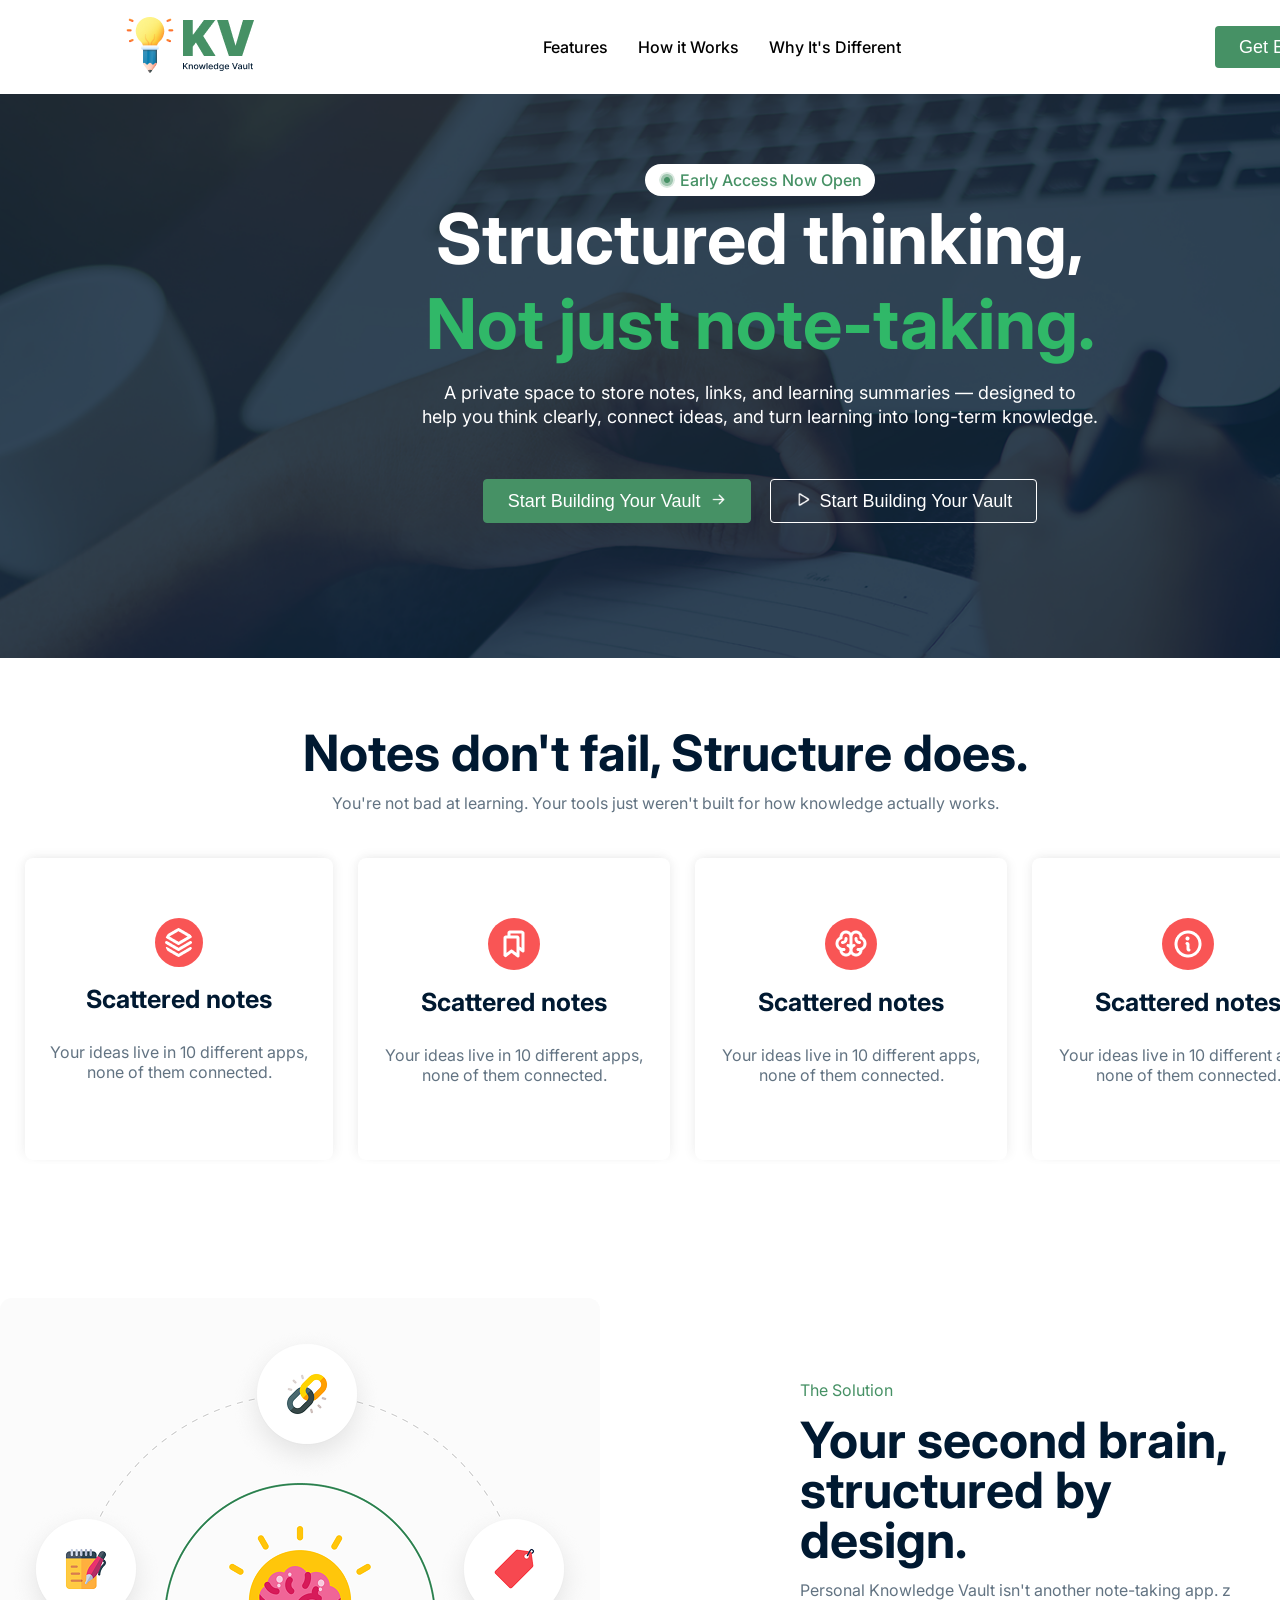
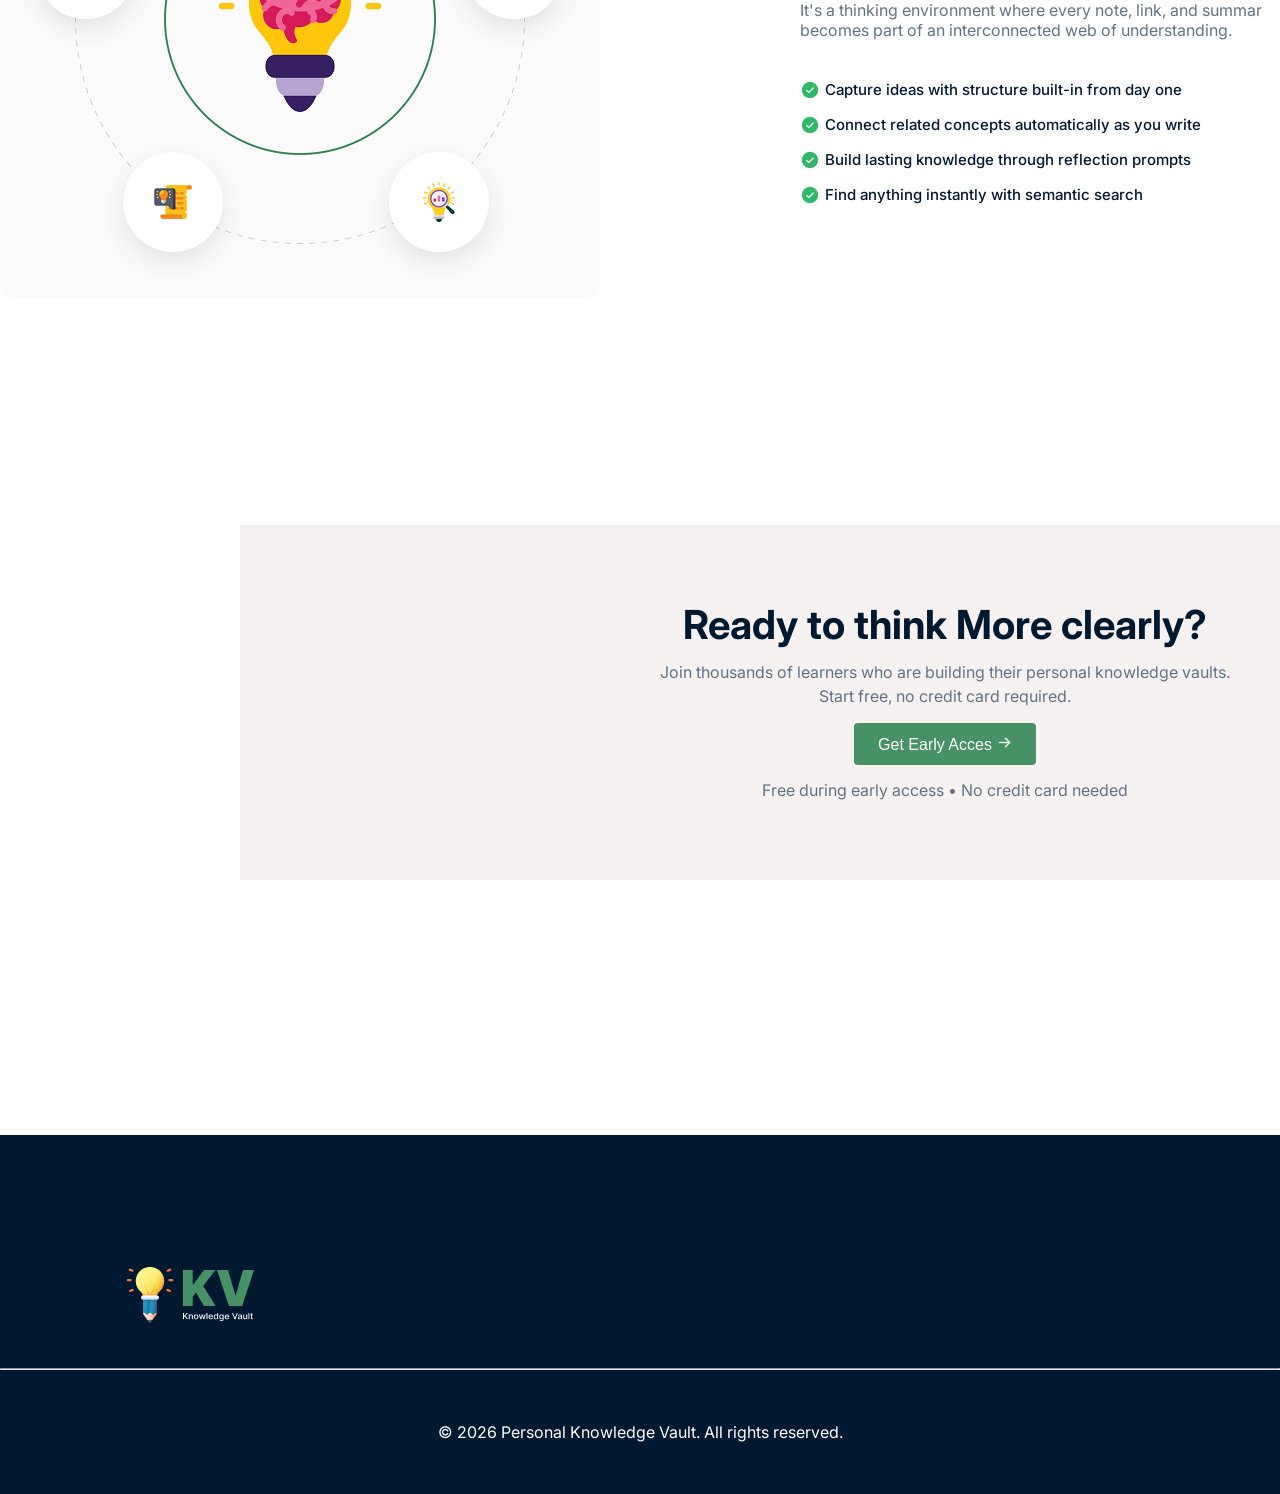
<file: index.html>
<!DOCTYPE html>
<html lang="en">
<head>
    <meta charset="UTF-8">
    <meta name="viewport" content="width=device-width, initial-scale=1.0">
    <title>assignment-1</title>
    <link rel="preconnect" href="https://fonts.googleapis.com">
    <link rel="preconnect" href="https://fonts.gstatic.com" crossorigin>
    <link
        href="https://fonts.googleapis.com/css2?family=Arimo:ital,wght@0,400..700;1,400..700&family=Dancing+Script:wght@400..700&family=Inter:ital,opsz,wght@0,14..32,100..900;1,14..32,100..900&family=Noto+Serif+JP:wght@200..900&family=Open+Sans:ital,wght@0,300..800;1,300..800&family=Playfair+Display:ital,wght@0,400..900;1,400..900&family=Roboto+Mono:ital,wght@0,100..700;1,100..700&family=Saira:ital,wght@0,100..900;1,100..900&display=swap"
        rel="stylesheet">

    <link rel="stylesheet" href="styles/assingnment-1.css">
</head>
<body class="font-family">
    <header>
        <nav>
            <div class="nav-container container">
                <div class="logo">
                    <img src="images/logo-navbar.png" alt="">
                </div>
                <div class="manu">
                    <ul>
                        <li><a href="">Features</a></li>
                        <li><a href="">How it Works</a></li>
                        <li><a href="">Why It's Different</a></li>
                    </ul>
                </div>
                <div class="nav-button">
                    <button><a href="">Get Early Access</a></button>
                </div>
            </div>
        </nav>
    </header>
    <section id="hero-section">
        <div class="section-container">
            <div class="section-header">
                <img src="images/Group 5.png" alt="">
                <p>Early Access Now Open</p>
            </div>
            <div class="section-contennt">
                <h1 class="first-heading">Structured thinking,</h1>
                <h1 class="second-heading">Not just note-taking.</h1>
                <p>A private space to store notes, links, and learning summaries — designed to</p>
                <p class="second-pera">help you think clearly, connect ideas, and turn learning into long-term knowledge.</p>
                <div class="button-container">
                    <button class="section-button-1"><a href="">Start Building Your Vault<img src="images/ArrowRight.png" alt=""></a></button>

                <button class="section-button-2"><a href=""><img src="../images/Play.png" alt="">Start Building Your Vault</a></button>
                
                </div>
            </div>
        </div>
    </section>
    <!-- hero section end -->

    <!-- apps section start -->
    <section id="apps-section">
         <div class="apps-container">
            <div class="heading">
                <h4>Notes don't fail, Structure does.</h4>
                <p>You're not bad at learning. Your tools just weren't built for how knowledge actually works.</p>
            </div>
            <div class="apps-items">
                <div class="items">
                    <div class="apps-icon">
                        <img src="images/Vector.png" alt="">
                    </div>
                    <h4>Scattered notes</h4>
                    <p>Your ideas live in 10 different apps, none of them connected.</p>
                </div>
                <div class="items">
                    <div class="apps-icon">
                        <img src="images/Bookmarks.png" alt="">
                    </div>
                    <h4>Scattered notes</h4>
                    <p>Your ideas live in 10 different apps, none of them connected.</p>
                </div>
                <div class="items">
                    <div class="apps-icon">
                        <img src="images/Brain.png" alt="">
                    </div>
                    <h4>Scattered notes</h4>
                    <p>Your ideas live in 10 different apps, none of them connected.</p>
                </div>
                <div class="items">
                    <div class="apps-icon">
                        <img src="images/Info.png" alt="">
                    </div>
                    <h4>Scattered notes</h4>
                    <p>Your ideas live in 10 different apps, none of them connected.</p>
                </div>
            </div>
         </div>
    </section>
      <!-- apps section end -->

        <!-- cercle section start -->
    <section id="cercle-section">
        <div class="cercle-container">
            <div class="cercle-image">
                <img src="images/knowledge.png" alt="">
            </div>
            <div class="cercle-content">
                <p class="first-pera">The Solution</p>
                <h2 >Your second brain,<br>
                structured by design.</h2>

                <p class="second-pera">Personal Knowledge Vault isn't another note-taking app. z<br>It's a thinking environment where every note, link, and
                summar<br>becomes part of an interconnected web of understanding.</p>

            <div class="features">
                <div class="feature-item">
                    <img src="images/CheckCircle.png" alt="">
                    <p>Capture ideas with structure built-in from day one</p>
                </div>
                <div class="feature-item">
                    <img src="images/CheckCircle.png" alt="">
                    <p>Connect related concepts automatically as you write</p>
                </div>
                <div class="feature-item">
                    <img src="images/CheckCircle.png" alt="">
                    <p>Build lasting knowledge through reflection prompts</p>
                </div>
                <div class="feature-item">
                    <img src="images/CheckCircle.png" alt="">
                    <p>Find anything instantly with semantic search</p>
                </div>
                </div>
            </div>
        </div>
    </section>
    <!-- cercle section end -->

        <!-- las section start -->
     <section id="last-section">
        <div class="last-container">
            <div>
                <h4>Ready to think More clearly?</h4>
                <p class="first-pera">Join thousands of learners who are building their personal knowledge vaults.<br>Start free, no credit card required.
                </p>
            </div>
            <div>
                <button class="last-button"><a href="">Get Early Acces<img src="../images/ArrowRight.png" alt=""></a></button>
            </div>
            <div>
                <p class="second-pera">Free during early access • No credit card needed</p>
            </div>
        </div>
     </section>
    <!-- las section end -->


    <footer id="footer-section">
        <div class="footer-container">
            <div class="footer-header">
            <div class="footer-image">
                <img src="images/logo-footer.png" alt="">
            </div>
            <div class="footer-icon">
                <div><p>Social link</p>
                <img src="images/social.png" alt="">
                </div>
            </div>
            </div>
        <hr>
            <h4>&copy; 2026 Personal Knowledge Vault. All rights reserved.</h4>
        </div>
</footer>

</body>
</html>
</file>
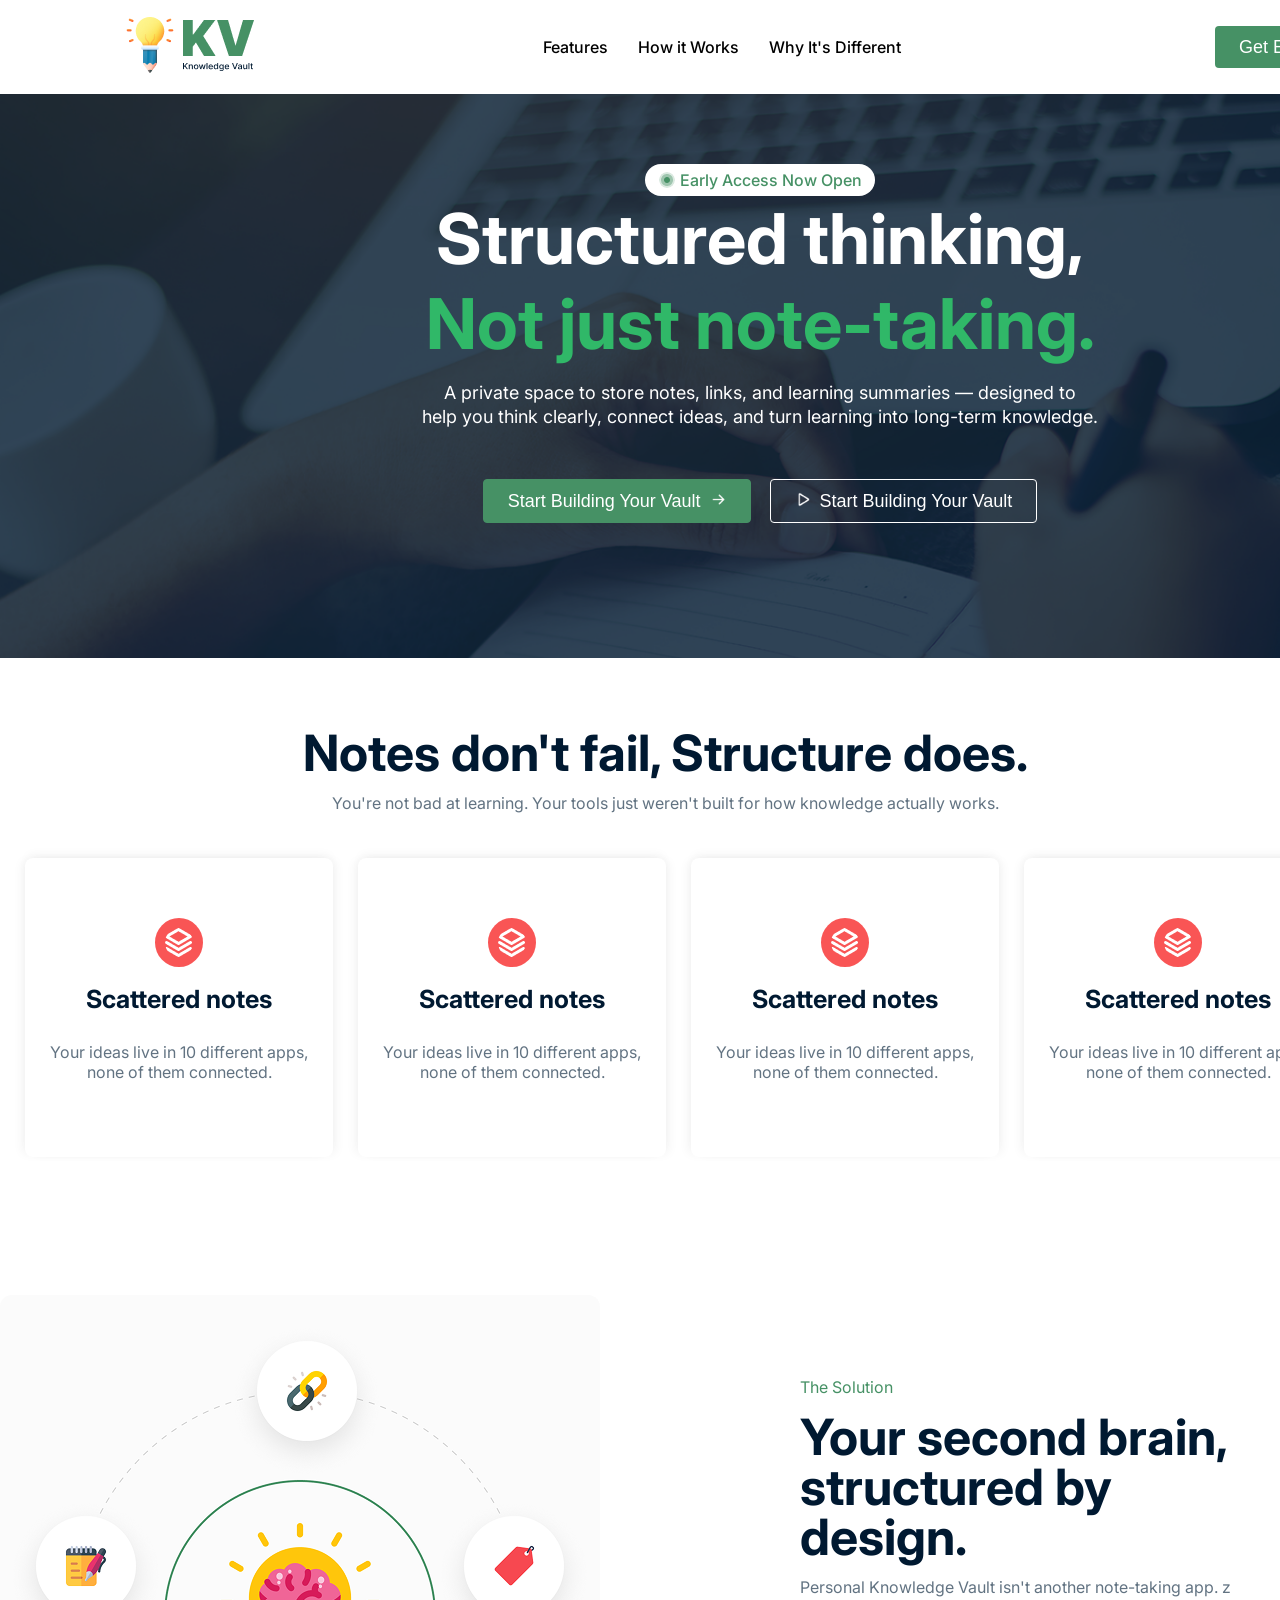
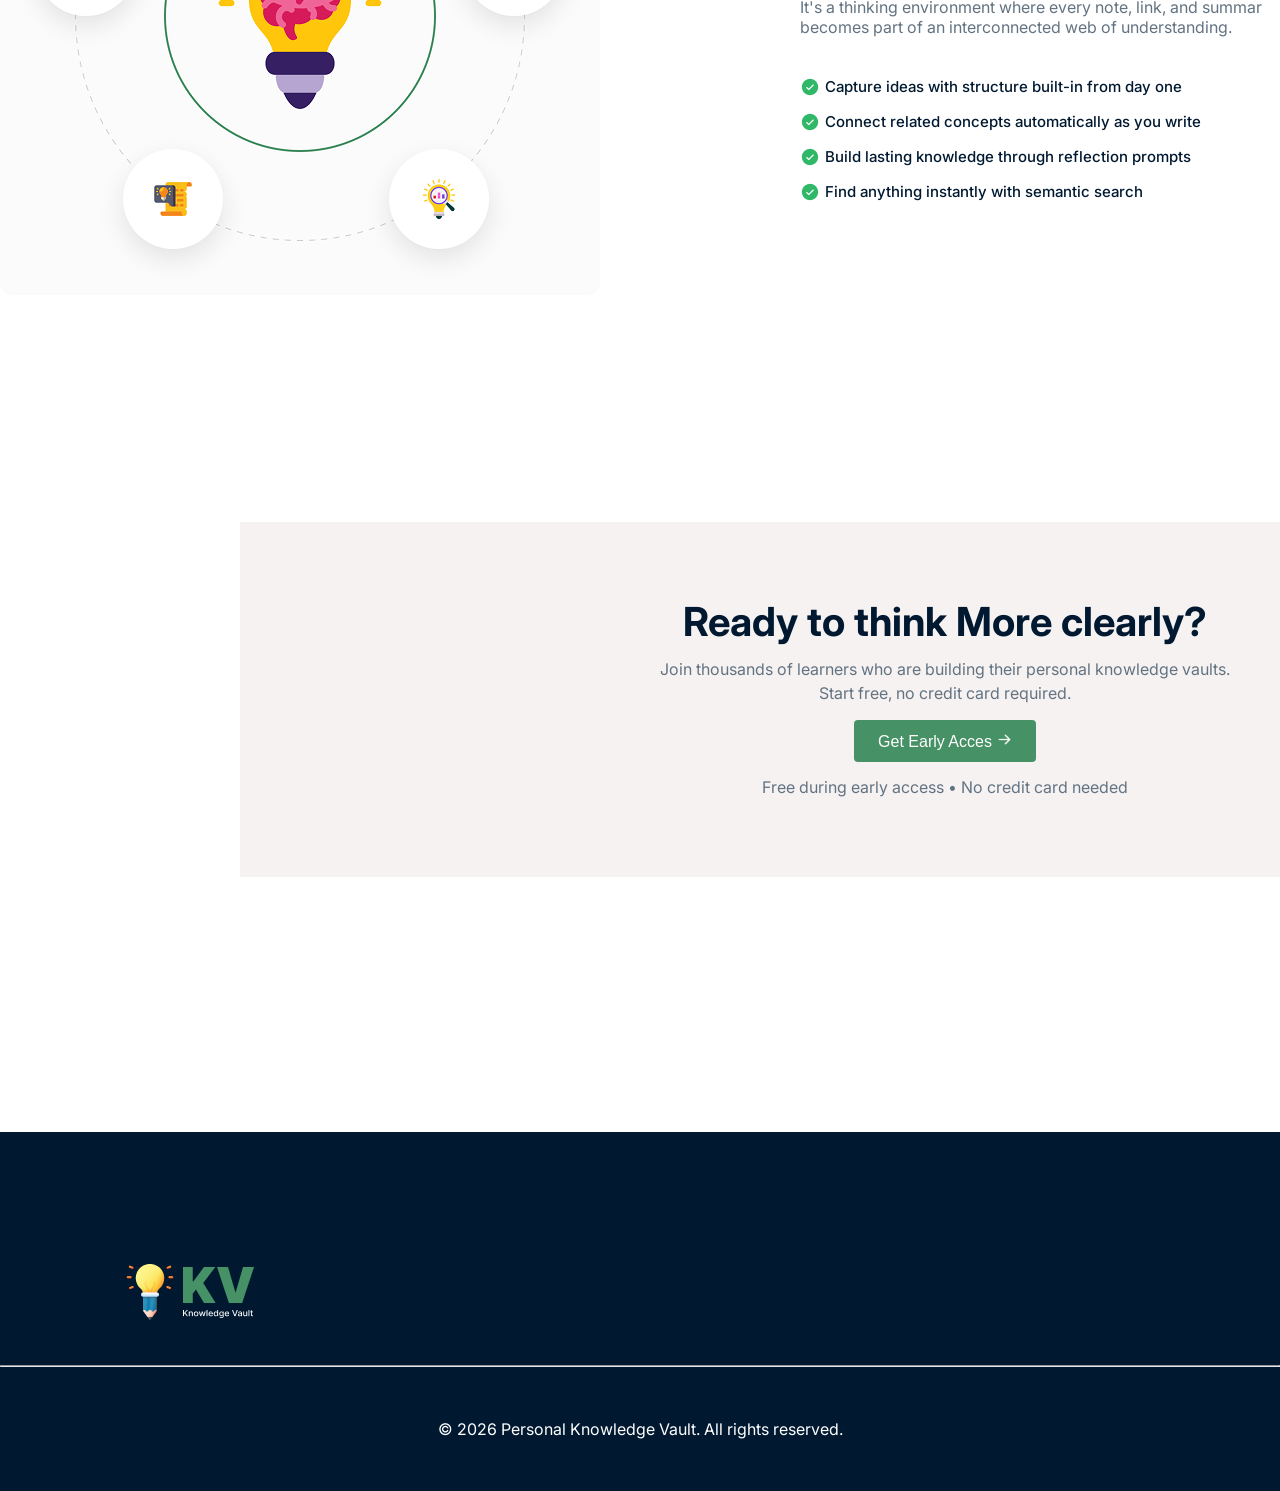
<file: styles/index.html>
<!DOCTYPE html>
<html lang="en">
<head>
    <meta charset="UTF-8">
    <meta name="viewport" content="width=device-width, initial-scale=1.0">
    <title>assignment-1</title>
    <link rel="preconnect" href="https://fonts.googleapis.com">
    <link rel="preconnect" href="https://fonts.gstatic.com" crossorigin>
    <link
        href="https://fonts.googleapis.com/css2?family=Arimo:ital,wght@0,400..700;1,400..700&family=Dancing+Script:wght@400..700&family=Inter:ital,opsz,wght@0,14..32,100..900;1,14..32,100..900&family=Noto+Serif+JP:wght@200..900&family=Open+Sans:ital,wght@0,300..800;1,300..800&family=Playfair+Display:ital,wght@0,400..900;1,400..900&family=Roboto+Mono:ital,wght@0,100..700;1,100..700&family=Saira:ital,wght@0,100..900;1,100..900&display=swap"
        rel="stylesheet">

    <link rel="stylesheet" href="../styles/assingnment-1.css">
</head>
<body class="font-family">
    <header>
        <nav>
            <div class="nav-container container">
                <div class="logo">
                    <img src="../images/logo-navbar.png" alt="">
                </div>
                <div class="manu">
                    <ul>
                        <li><a href="">Features</a></li>
                        <li><a href="">How it Works</a></li>
                        <li><a href="">Why It's Different</a></li>
                    </ul>
                </div>
                <div class="nav-button">
                    <button><a href="">Get Early Access</a></button>
                </div>
            </div>
        </nav>
    </header>
    <section id="hero-section">
        <div class="section-container">
            <div class="section-header">
                <img src="../images/Group 5.png" alt="">
                <p>Early Access Now Open</p>
            </div>
            <div class="section-contennt">
                <h1 class="first-heading">Structured thinking,</h1>
                <h1 class="second-heading">Not just note-taking.</h1>
                <p>A private space to store notes, links, and learning summaries — designed to</p>
                <p class="second-pera">help you think clearly, connect ideas, and turn learning into long-term knowledge.</p>
                <div class="button-container">
                    <button class="section-button-1"><a href="">Start Building Your Vault<img src="../images/ArrowRight.png" alt=""></a></button>

                <button class="section-button-2"><a href=""><img src="../images/Play.png" alt="">Start Building Your Vault</a></button>
                
                </div>
            </div>
        </div>
    </section>
    <!-- hero section end -->

    <!-- apps section start -->
    <section id="apps-section">
         <div class="apps-container">
            <div class="heading">
                <h4>Notes don't fail, Structure does.</h4>
                <p>You're not bad at learning. Your tools just weren't built for how knowledge actually works.</p>
            </div>
            <div class="apps-items">
                <div class="items">
                    <div class="apps-icon">
                        <img src="../images/Vector.png" alt="">
                    </div>
                    <h4>Scattered notes</h4>
                    <p>Your ideas live in 10 different apps, none of them connected.</p>
                </div>
                <div class="items">
                    <div class="apps-icon">
                        <img src="../images/Vector.png" alt="">
                    </div>
                    <h4>Scattered notes</h4>
                    <p>Your ideas live in 10 different apps, none of them connected.</p>
                </div>
                <div class="items">
                    <div class="apps-icon">
                        <img src="../images/Vector.png" alt="">
                    </div>
                    <h4>Scattered notes</h4>
                    <p>Your ideas live in 10 different apps, none of them connected.</p>
                </div>
                <div class="items">
                    <div class="apps-icon">
                        <img src="../images/Vector.png" alt="">
                    </div>
                    <h4>Scattered notes</h4>
                    <p>Your ideas live in 10 different apps, none of them connected.</p>
                </div>
            </div>
         </div>
    </section>
      <!-- apps section end -->

        <!-- cercle section start -->
    <section id="cercle-section">
        <div class="cercle-container">
            <div class="cercle-image">
                <img src="../images/knowledge.png" alt="">
            </div>
            <div class="cercle-content">
                <p class="first-pera">The Solution</p>
                <h2 >Your second brain,<br>
                structured by design.</h2>

                <p class="second-pera">Personal Knowledge Vault isn't another note-taking app. z<br>It's a thinking environment where every note, link, and
                summar<br>becomes part of an interconnected web of understanding.</p>

            <div class="features">
                <div class="feature-item">
                    <img src="../images/CheckCircle.png" alt="">
                    <p>Capture ideas with structure built-in from day one</p>
                </div>
                <div class="feature-item">
                    <img src="../images/CheckCircle.png" alt="">
                    <p>Connect related concepts automatically as you write</p>
                </div>
                <div class="feature-item">
                    <img src="../images/CheckCircle.png" alt="">
                    <p>Build lasting knowledge through reflection prompts</p>
                </div>
                <div class="feature-item">
                    <img src="../images/CheckCircle.png" alt="">
                    <p>Find anything instantly with semantic search</p>
                </div>
                </div>
            </div>
        </div>
    </section>
    <!-- cercle section end -->

        <!-- las section start -->
     <section id="last-section">
        <div class="last-container">
            <div>
                <h4>Ready to think More clearly?</h4>
                <p class="first-pera">Join thousands of learners who are building their personal knowledge vaults.<br>Start free, no credit card required.
                </p>
            </div>
            <div>
                <button class="last-button"><a href="">Get Early Acces<img src="../images/ArrowRight.png" alt=""></a></button>
            </div>
            <div>
                <p class="second-pera">Free during early access • No credit card needed</p>
            </div>
        </div>
     </section>
    <!-- las section end -->


    <footer id="footer-section">
        <div class="footer-container">
            <div class="footer-header">
            <div class="footer-image">
                <img src="../images/logo-footer.png" alt="">
            </div>
            <div class="footer-icon">
                <div><p>Social link</p>
                <img src="../images/social.png" alt="">
                </div>
            </div>
            </div>
        <hr>
            <h4>&copy; 2026 Personal Knowledge Vault. All rights reserved.</h4>
        </div>
</footer>

</body>
</html>
</file>
<file: styles/assingnment-1.css>
.font-family{
    font-family: "Inter", sans-serif;
    font-optical-sizing: auto;
}

*{
    margin: 0;
    padding: 0;
}

/* share style stert */
body button{
    border: none;
    background: transparent;
    font-size: 18px;
    font-weight: 500;
    line-height: 100%;
    padding: 0;
    
    
}

body button a{
    display: inline-block;
    justify-content: center;
    align-items: center;
    gap: 8px;
    padding: 12px 24px;
    text-decoration: none;
    color: #FFFFFF;
    border: none;
}

body button a img{
    display: inline-flex;
    justify-content: center;
    align-items: center;
}

.nav-button {
    background-color: #469165;
    border-radius: 4px;
    

}
/* share style end */

/* header style stert */
nav{
    width: 100%;
    max-width: 1600px;
    background-color: #FFFFFF;
    padding: 15px 120px;
    margin: 0 auto;

}

.nav-container {
    display: flex;
    justify-content: space-between;
    align-items: center;
}

.nav-container ul {
    display: flex;
    justify-content: center;
    align-items: center;
    list-style-type: none;
}

.nav-container ul a{
    text-decoration: none;
    color: #000000;
    font-size: 16px;
    font-weight: 500;
    line-height: 152%;
}

.nav-container .manu li {
    max-width: 132px;
    margin-right: 30px;
}
.nav-container .manu{
    padding: 15px
}

section {
    width: 100%;
    max-width: 1600px;
    padding: 70px 120px 135px 120px;
    margin: 0 auto;
    
}
/* heder style end */

/* hero section style start */
#hero-section{
    width: 100%;
    max-width: 1600px;
    background-image: url(../images/hero-bg.png);
    background-repeat: no-repeat;
    background-size: cover;
    margin: 0 auto;
}


.section-container .section-header{
    max-width: 220px;
    background-color: #FFFFFF;
    display: flex;
    gap: 5px;
    justify-content: center;
    align-items: center;
    padding: 8px 5px;
    border-radius: 1000px;
    margin-bottom: 16px;
    margin: 0 auto;
}
.section-container{
    margin-top: 115px;
    margin: 0 auto;
}
.section-header img{
    max-width: 16px;
    border-radius: 8px;
}
.section-header p{
    font-size: 16px;
    font-weight: 500;
    line-height: 100%;
    letter-spacing: 0%;
    color: #469165;
}
.section-container .section-contennt{
    text-align: center;
}
.section-contennt h1{
    max-width: 770px;
    font-size: 70px;
    font-weight: 700;
    line-height: 85px;
    letter-spacing: 0%;
    color: #ffffff;
    margin: 0 auto;
}

.section-contennt .second-heading{
    color: #30B868;
    margin-bottom:  15px;
}
.section-contennt p{
    font-size: 18px;
    font-weight: 400;
    line-height: 24px;
    letter-spacing: 0%;
    color: #FFFFFF; 
}

.button-container {
    margin-top: 50px;
}

.button-container .section-button-1{
    max-width: 400px;
    background-color: #469165;
    border: 1px solid #469165 ;
    border-radius: 4px;
    
}
.section-button-1 img{
    max-width: 15px;
    color: #ffffff; 
    margin-left: 10px;

}
.button-container .section-button-2{
    max-width: 400px;
    border: 1px solid #FFFFFF;
    border-radius: 4px;
    margin-left: 15px;
}
.section-button-2 img{
    max-width: 15px;
    margin-right: 10px;
}
/* hero section style end */

/* apps section start */

    #apps-section .heading{
        max-width: 1350px;
        text-align: center;
        margin: 0 auto;
        
    }

   .apps-container .heading h4{
    font-size: 50px;
    font-weight: 700px;
    line-height: 100%;
    letter-spacing: 0%;
    margin-bottom: 15px; 
    color: #001931;
   }
   .apps-container .heading p{
    font-size: 16px;
    font-weight: 400px;
    line-height: 20px;
    letter-spacing: 0%; 
    color: #627382;
    margin-bottom: 45px;
   }

   .apps-container .apps-items{
    max-width: 1350px;
    display: flex;
    gap: 25px;
    text-align: center;
    margin: 0 auto;
   }

.apps-container .apps-items .items{
    max-width: 320px;
    box-shadow: 0px -6px 10px -2px rgba(0, 0, 0, 0.04),
        6px 0px 10px -2px rgba(0, 0, 0, 0.04),
        -6px 0px 10px -2px rgba(0, 0, 0, 0.04);
    background-color: #FFFFFF; 
    border-radius: 8px;
}

.apps-items .items img{
    max-width: 32px;
    background-color: #F95555;
    border-radius: 50%;
    padding: 10px;
}
.apps-items .items .apps-icon {
    padding: 60px 130px 16px 130px;
}

.apps-items .items h4{
        max-width: 275px;
        font-size: 25px;
        font-weight: 600px;
        line-height: 100%;
        letter-spacing: 0%;
        margin-bottom: 15px;
        color: #001931;
        padding: 0px 25px 15px 25px;
}
.apps-items .items p{
        max-width: 275px;
        font-size: 16px;
        font-weight: 400px;
        line-height: 20px;
        letter-spacing: 0%;
        margin-bottom: 15px;
        color: #627382;
        padding: 0px 25px 60px 25px;
}
#apps-section{
    padding: 70px 25px 0px 25px;

}

/* apps section end */

/* cercle section start */
#cercle-section{
    padding: 120px 0px 135px 0px;
}

#cercle-section .cercle-container{
    width: 100%;
    max-width: 1350px;
    display: flex;
    justify-content: center;
    align-items: center;
    gap: 200px;
    margin: 0 auto;
}
.cercle-container .cercle-image{
    width: 100;
    max-width: 600px;
}

.cercle-container .cercle-content{
    width: 100%;
    max-width: 700px;
    padding: 100px 0px 100px 0px;
}

.cercle-content .first-pera{
    font-size: 16px;
    font-weight: 500px;
    line-height: 20px;
    letter-spacing: 0%;
    margin-bottom: 15px;
    color: #469165;
}
.cercle-content h2{
    font-size: 50px;
    font-weight: 700;
    line-height: 100%;
    letter-spacing: 0%;
    margin-bottom: 15px;
    color: #001931;
}

.cercle-content .second-pera {
    font-size: 16px;
    font-weight: 400;
    line-height: 20px;
    letter-spacing: 0%;
    color: #627382;
}

.cercle-content .features{
    width: 100%;
    max-width: 700px;
    margin-top: 40px;
}
.features .feature-item{
    display: flex;
    align-items: center;
    gap:5px;
    margin-bottom:15px ;

}
.features p {
    font-size: 15px;
    font-weight: 500;
    line-height: 20px;
    letter-spacing: 0%;
    color: #001931 ;
}
/* cercle container end */

/* last container style start */

#last-section{
    width: 100%;
    max-width: 1600px;
    text-align: center;
    padding: 0 auto;
    padding: 0 auto;
}

section .last-container{
    width: 100%;
    max-width: 1250px;
    background-color: #f7f2f2;
    padding: 80px 40px 80px 80px;
    margin:  0 auto;
    margin: 0px 120px 120px 120px;

}


.last-container h4{
    font-size: 40px;
    font-weight: 700;
    line-height: 100%;
    letter-spacing: 0%;
    color: #001931;
    margin-bottom: 15px;
    
}
#last-section .first-pera{
    font-size: 16px;
    font-weight: 400;
    line-height: 24px;
    letter-spacing: 0%;
    text-align: center;
    color: #627382;
    margin: 0 auto;
    margin-bottom: 15px;
}

.last-container .last-button {
    max-width: 300px;
    background-color: #469165;
    border-radius: 4px;
    border: none;
    margin-bottom: 15px;

}
.last-container button img{
    max-width: 15px;
    margin-left: 5px;
    


}

.last-container button a{
        font-size: 16px;
        font-weight: 500;
        line-height: 100%;
        letter-spacing: 0%;
        color: #FFFFFF;
}



#last-section .second-pera{
    font-size: 16px;
    font-weight: 400;
    line-height: 20px;
    letter-spacing: 0%;
    text-align: center;
    color: #627382;
   margin-bottom: 15px;
    margin: 0 auto;
}

/*  footer style start */
#footer-section{
    width: 100%;
    background-color: #001931;
    margin: 0 auto;
}



.footer-container .footer-header{
    width: 100%;
    max-width: 1350px;
    display: flex;
    justify-content: space-between;
    align-items: center;
    padding: 120px 120px 30px 120px;
    margin: 0px 120px 120px 120px;
    margin: 0 auto;
}

#footer-section .footer-container{
    width: 100%;
    margin: 0 auto;

}

.footer-image{
    max-width: 140px;
}

.footer-icon {
    max-width: 220px;
    margin-top: 16px;
}
.footer-icon p {
    font-size: 20px;
    font-weight: 500;
    line-height: 28px;
    margin-bottom: 15px;
    color: #FFFFFF;
    
}

.footer-container hr{
    margin-bottom: 50px;
    border-color: #E5E7EB;
}

.footer-container h4 {
    text-align: center;
    font-size: 16px;
    font-weight: 400;
    line-height: 24px;
    color: #FFFFFF;
    padding-bottom: 50px;
}
</file>
